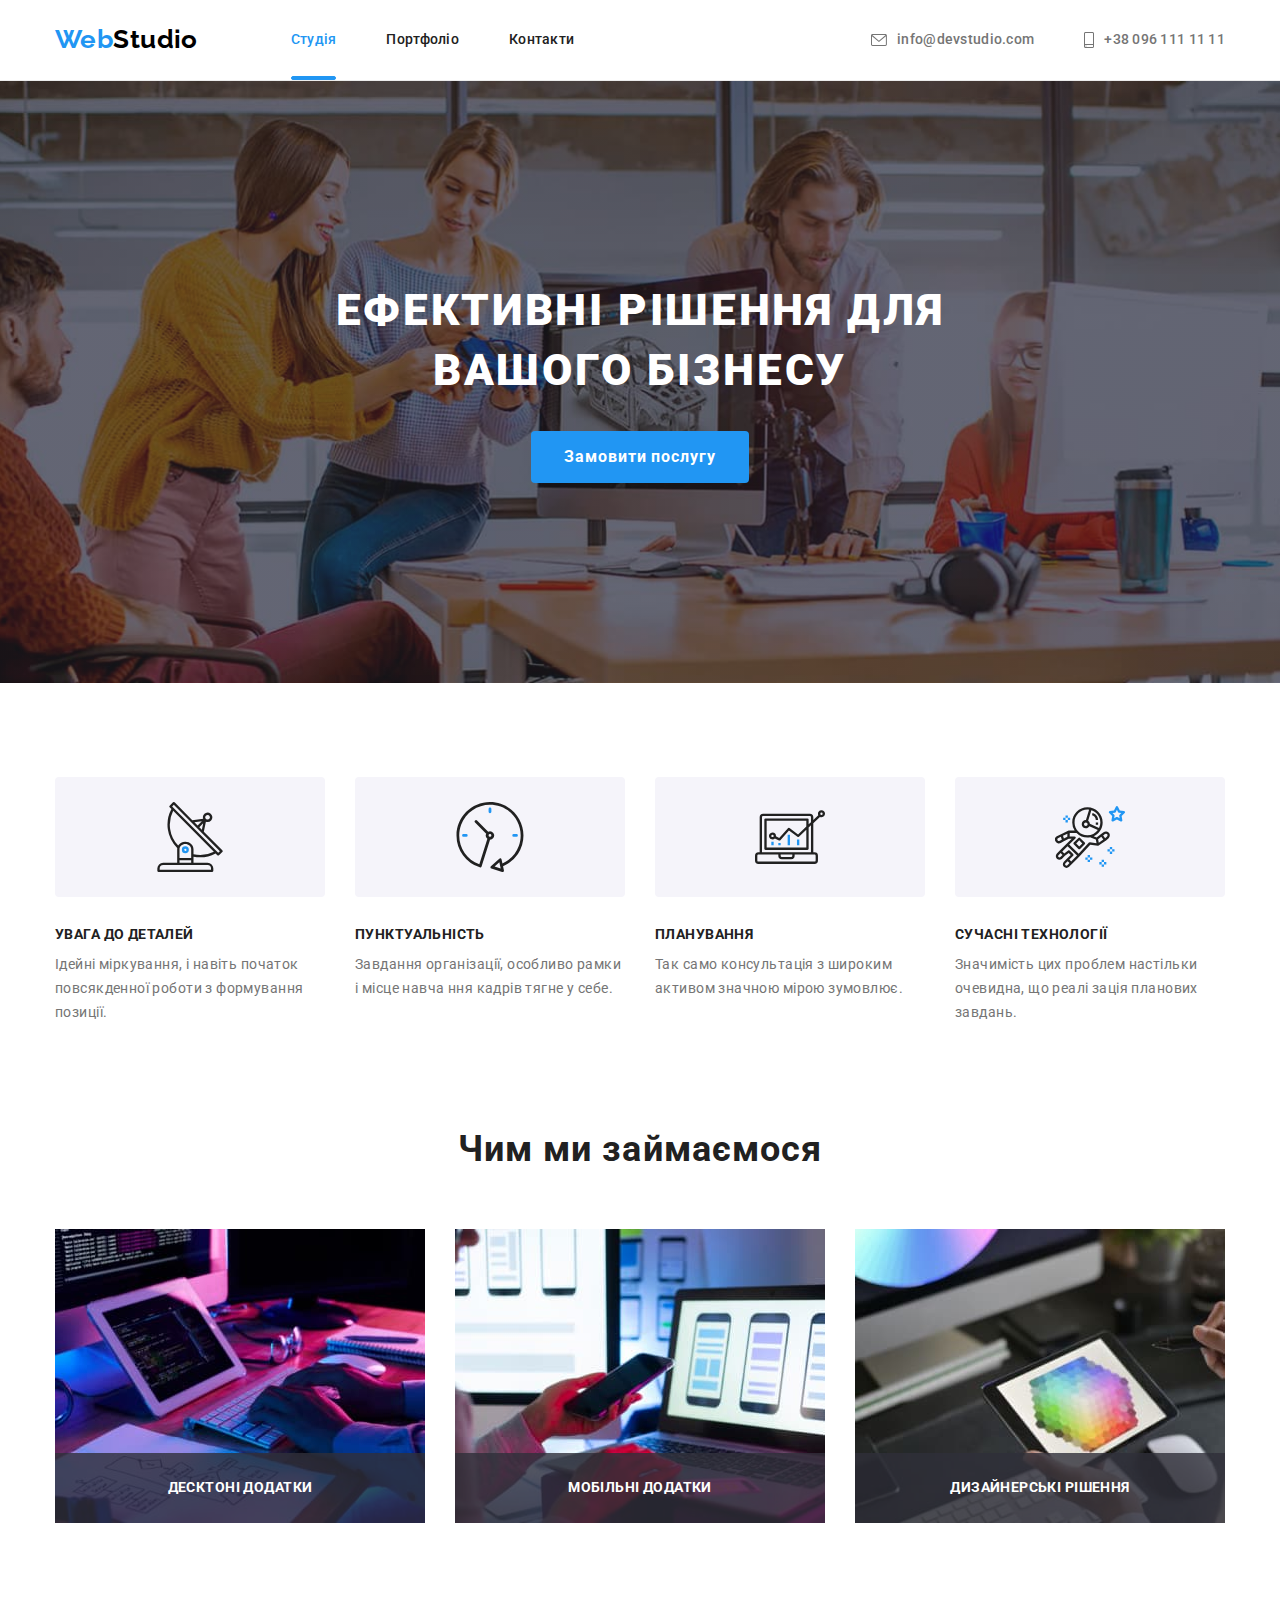
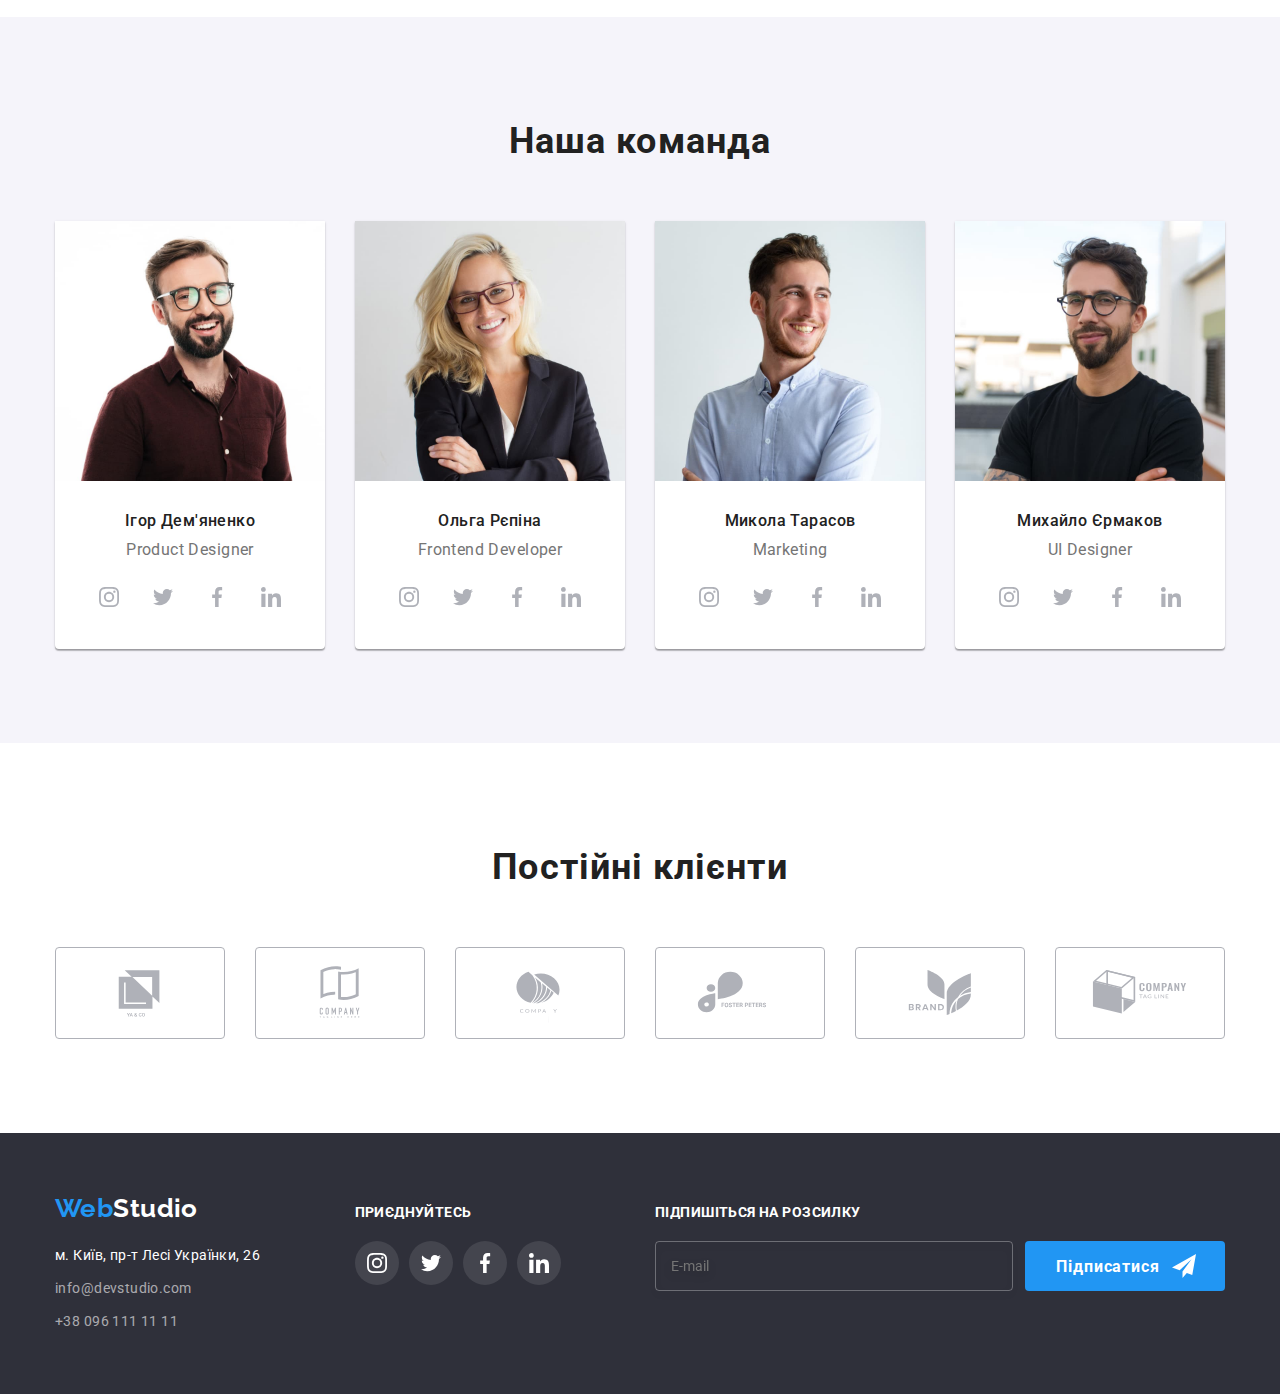
<file: index.html>
<!DOCTYPE html>
<html lang="uk">
  <head>
    <meta charset="UTF-8" />
    <meta http-equiv="X-UA-Compatible" content="IE=edge" />
    <meta name="viewport" content="width=device-width, initial-scale=1.0" />
    <link
      rel="stylesheet"
      href="https://cdn.jsdelivr.net/npm/modern-normalize@1.1.0/modern-normalize.min.css"
    />
    <link rel="preconnect" href="https://fonts.googleapis.com" />
    <link rel="preconnect" href="https://fonts.gstatic.com" crossorigin />
    <link
      href="https://fonts.googleapis.com/css2?family=Raleway:wght@700&family=Roboto:wght@400;500;700;900&display=swap"
      rel="stylesheet"
    />
    <title>WebStudio</title>
    <link rel="stylesheet" href="./css/main.min.css" />
  </head>
  <body>
    <header class="header">
      <div class="container">
        <nav class="menu">
          <a class="logo link" href="./index.html"
            ><span class="logo_accent">Web</span>Studio</a
          >
          <ul class="menu__list list">
            <li class="menu__item list">
              <a class="menu__link menu__link_current link" href="./index.html"
                >Студія</a
              >
            </li>
            <li class="menu__item list">
              <a class="menu__link link" href="./portfolio.html">Портфоліо</a>
            </li>
            <li class="menu__item list">
              <a class="menu__link link" href="">Контакти</a>
            </li>
          </ul>
        </nav>
        <ul class="contacts list">
          <li class="contacts__item list">
            <a class="contacts__link link" href="mailto:info@devstudio.com">
              <svg
                aria-label="Іконка пошти"
                class="contacts__icon"
                width="16"
                height="12"
              >
                <use href="./images/icons.svg#icon-mail"></use>
              </svg>
              info@devstudio.com</a
            >
          </li>
          <li class="contacts__item list">
            <a class="contacts__link link" href="tel:+380961111111">
              <svg
                aria-label="Іконка телефона"
                class="contacts__icon"
                width="10"
                height="16"
              >
                <use href="./images/icons.svg#icon-smartphone"></use></svg
              >+38 096 111 11 11</a
            >
          </li>
        </ul>
      </div>
    </header>
    <main>
      <section class="hero">
        <div class="container">
          <h1 class="hero__title">Ефективні рішення для вашого бізнесу</h1>
          <button class="hero__btn" type="button" data-modal-open>
            Замовити послугу
          </button>
        </div>
      </section>
      <section class="features section">
        <div class="container">
          <h2 class="features__title visually-hidden">Особливості</h2>
          <ul class="features__list list">
            <li class="features__item">
              <div class="features__container">
                <svg aria-label="Іконка антени" class="features__icon">
                  <use href="./images/icons.svg#icon-antenna"></use>
                </svg>
              </div>
              <h3 class="features__sub-title">Увага до деталей</h3>
              <p class="features__text">
                Ідейні міркування, і навіть початок повсякденної роботи з
                формування позиції.
              </p>
            </li>
            <li class="features__item">
              <div class="features__container">
                <svg aria-label="Іконка годинника" class="features__icon">
                  <use href="./images/icons.svg#icon-clock"></use>
                </svg>
              </div>
              <h3 class="features__sub-title">Пунктуальність</h3>
              <p class="features__text">
                Завдання організації, особливо рамки і місце навча ння кадрів
                тягне у себе.
              </p>
            </li>
            <li class="features__item">
              <div class="features__container">
                <svg aria-label="Іконка діаграми" class="features__icon">
                  <use href="./images/icons.svg#icon-diagram"></use>
                </svg>
              </div>
              <h3 class="features__sub-title">Планування</h3>
              <p class="features__text">
                Так само консультація з широким активом значною мірою зумовлює.
              </p>
            </li>
            <li class="features__item">
              <div class="features__container">
                <svg aria-label="Іконка космонавта" class="features__icon">
                  <use href="./images/icons.svg#icon-astronaut"></use>
                </svg>
              </div>
              <h3 class="features__sub-title">Сучасні технології</h3>
              <p class="features__text">
                Значимість цих проблем настільки очевидна, що реалі зація
                планових завдань.
              </p>
            </li>
          </ul>
        </div>
      </section>
      <section class="works section">
        <div class="container">
          <h2 class="section-title section-title_margin_end">
            Чим ми займаємося
          </h2>
          <ul class="works__list list">
            <li class="works__item">
              <div class="works__thumb">
                <img
                  class="works__img"
                  src="./images/box-1.jpg"
                  alt="Написання коду"
                  width="370"
                  height="294"
                />
                <h3 class="works__label">Десктоні додатки</h3>
              </div>
            </li>
            <li class="works__item">
              <div class="works__thumb">
                <img
                  class="works__img"
                  src="./images/box-2.jpg"
                  alt="Перевірка адаптивності"
                  width="370"
                  height="294"
                />
                <h3 class="works__label">Мобільні додатки</h3>
              </div>
            </li>
            <li class="works__item">
              <div class="works__thumb">
                <img
                  class="works__img"
                  src="./images/box-3.jpg"
                  alt="Підбір кольорової гами"
                  width="370"
                  height="294"
                />
                <h3 class="works__label">Дизайнерські рішення</h3>
              </div>
            </li>
          </ul>
        </div>
      </section>
      <section class="team section">
        <div class="container">
          <h2 class="section-title section-title_margin_end">Наша команда</h2>
          <ul class="team__list list">
            <li class="team__item">
              <img
                class="team__img"
                src="./images/team-photo-1.jpg"
                alt="Фото Ігоря Дем'яненка"
                width="270"
                height="260"
              />
              <h3 class="team__title">Ігор Дем'яненко</h3>
              <p class="team__text" lang="en">Product Designer</p>
              <ul class="team__social-list list">
                <li class="team__social-item">
                  <a class="team__social-link link" href=""
                    ><svg
                      lang="en"
                      aria-label="icon instagram"
                      class="team__social-icon"
                      width="20"
                      height="20"
                    >
                      <use href="./images/icons.svg#icon-instagram"></use></svg
                  ></a>
                </li>
                <li class="team__social-item">
                  <a class="team__social-link link" href=""
                    ><svg
                      lang="en"
                      aria-label="icon twitter"
                      class="team__social-icon"
                      width="20"
                      height="20"
                    >
                      <use href="./images/icons.svg#icon-twitter"></use></svg
                  ></a>
                </li>
                <li class="team__social-item">
                  <a class="team__social-link link" href=""
                    ><svg
                      lang="en"
                      aria-label="icon facebook"
                      class="team__social-icon"
                      width="20"
                      height="20"
                    >
                      <use href="./images/icons.svg#icon-facebook"></use></svg
                  ></a>
                </li>
                <li class="team__social-item">
                  <a class="team__social-link link" href=""
                    ><svg
                      lang="en"
                      aria-label="icon linkedin"
                      class="team__social-icon"
                      width="20"
                      height="20"
                    >
                      <use href="./images/icons.svg#icon-linkedin"></use></svg
                  ></a>
                </li>
              </ul>
            </li>
            <li class="team__item">
              <img
                class="team__img"
                src="./images/team-photo-3.jpg"
                alt="Фото Ольги Рєпіної"
                width="270"
                height="260"
              />
              <h3 class="team__title">Ольга Рєпіна</h3>
              <p class="team__text" lang="en">Frontend Developer</p>
              <ul class="team__social-list list">
                <li class="team__social-item">
                  <a class="team__social-link" href=""
                    ><svg
                      lang="en"
                      aria-label="icon instagram"
                      class="team__social-icon"
                      width="20"
                      height="20"
                    >
                      <use href="./images/icons.svg#icon-instagram"></use></svg
                  ></a>
                </li>
                <li class="team__social-item">
                  <a class="team__social-link link" href=""
                    ><svg
                      lang="en"
                      aria-label="icon twitter"
                      class="team__social-icon"
                      width="20"
                      height="20"
                    >
                      <use href="./images/icons.svg#icon-twitter"></use></svg
                  ></a>
                </li>
                <li class="team__social-item">
                  <a class="team__social-link link" href=""
                    ><svg
                      lang="en"
                      aria-label="icon facebook"
                      class="team__social-icon"
                      width="20"
                      height="20"
                    >
                      <use href="./images/icons.svg#icon-facebook"></use></svg
                  ></a>
                </li>
                <li class="team__social-item">
                  <a class="team__social-link link" href=""
                    ><svg
                      lang="en"
                      aria-label="icon linkedin"
                      class="team__social-icon"
                      width="20"
                      height="20"
                    >
                      <use href="./images/icons.svg#icon-linkedin"></use></svg
                  ></a>
                </li>
              </ul>
            </li>
            <li class="team__item">
              <img
                class="team__img"
                src="./images/team-photo-2.jpg"
                alt="Фото Миколи Тарасова"
                width="270"
                height="260"
              />
              <h3 class="team__title">Микола Тарасов</h3>
              <p class="team__text" lang="en">Marketing</p>
              <ul class="team__social-list list">
                <li class="team__social-item">
                  <a class="team__social-link link" href=""
                    ><svg
                      lang="en"
                      aria-label="icon instagram"
                      class="team__social-icon"
                      width="20"
                      height="20"
                    >
                      <use href="./images/icons.svg#icon-instagram"></use></svg
                  ></a>
                </li>
                <li class="team__social-item">
                  <a class="team__social-link link" href=""
                    ><svg
                      lang="en"
                      aria-label="icon twitter"
                      class="team__social-icon"
                      width="20"
                      height="20"
                    >
                      <use href="./images/icons.svg#icon-twitter"></use></svg
                  ></a>
                </li>
                <li class="team__social-item">
                  <a class="team__social-link link" href=""
                    ><svg
                      lang="en"
                      aria-label="icon facebook"
                      class="team__social-icon"
                      width="20"
                      height="20"
                    >
                      <use href="./images/icons.svg#icon-facebook"></use></svg
                  ></a>
                </li>
                <li class="team__social-item">
                  <a class="team__social-link link" href=""
                    ><svg
                      lang="en"
                      aria-label="icon linkedin"
                      class="team__social-icon"
                      width="20"
                      height="20"
                    >
                      <use href="./images/icons.svg#icon-linkedin"></use></svg
                  ></a>
                </li>
              </ul>
            </li>
            <li class="team__item">
              <img
                class="team__img"
                src="./images/team-photo-4.jpg"
                alt="Фото Михайла Єрмакова"
                width="270"
                height="260"
              />
              <h3 class="team__title">Михайло Єрмаков</h3>
              <p class="team__text" lang="en">UI Designer</p>
              <ul class="team__social-list list">
                <li class="team__social-item">
                  <a class="team__social-link" href=""
                    ><svg
                      lang="en"
                      aria-label="icon instagram"
                      class="team__social-icon"
                      width="20"
                      height="20"
                    >
                      <use href="./images/icons.svg#icon-instagram"></use></svg
                  ></a>
                </li>
                <li class="team__social-item">
                  <a class="team__social-link link" href=""
                    ><svg
                      lang="en"
                      aria-label="icon twitter"
                      class="team__social-icon"
                      width="20"
                      height="20"
                    >
                      <use href="./images/icons.svg#icon-twitter"></use></svg
                  ></a>
                </li>
                <li class="team__social-item">
                  <a class="team__social-link link" href=""
                    ><svg
                      lang="en"
                      aria-label="icon facebook"
                      class="team__social-icon"
                      width="20"
                      height="20"
                    >
                      <use href="./images/icons.svg#icon-facebook"></use></svg
                  ></a>
                </li>
                <li class="team__social-item">
                  <a class="team__social-link link" href=""
                    ><svg
                      lang="en"
                      aria-label="icon linkedin"
                      class="team__social-icon"
                      width="20"
                      height="20"
                    >
                      <use href="./images/icons.svg#icon-linkedin"></use></svg
                  ></a>
                </li>
              </ul>
            </li>
          </ul>
        </div>
      </section>
      <section class="customers section">
        <div class="container">
          <h2 class="section-title section-title_margin_end">
            Постійні клієнти
          </h2>
          <ul class="customers__list list">
            <li class="customers__item">
              <a class="customers__link link" href="">
                <svg
                  aria-label="Клієнт 1"
                  class="customers__icon"
                  width="106"
                  height="60"
                >
                  <use href="./images/icons.svg#icon-logo-1"></use>
                </svg>
              </a>
            </li>
            <li class="customers__item">
              <a class="customers__link link" href="">
                <svg
                  aria-label="Клієнт 2"
                  class="customers__icon"
                  width="106"
                  height="60"
                >
                  <use href="./images/icons.svg#icon-logo-2"></use>
                </svg>
              </a>
            </li>
            <li class="customers__item">
              <a class="customers__link link" href="">
                <svg
                  aria-label="Клієнт 3"
                  class="customers__icon"
                  width="106"
                  height="60"
                >
                  <use href="./images/icons.svg#icon-logo-3"></use>
                </svg>
              </a>
            </li>
            <li class="customers__item">
              <a class="customers__link link" href="">
                <svg
                  aria-label="Клієнт 4"
                  class="customers__icon"
                  width="106"
                  height="60"
                >
                  <use href="./images/icons.svg#icon-logo-4"></use>
                </svg>
              </a>
            </li>
            <li class="customers__item">
              <a class="customers__link link" href="">
                <svg
                  aria-label="Клієнт 5"
                  class="customers__icon"
                  width="106"
                  height="60"
                >
                  <use href="./images/icons.svg#icon-logo-5"></use>
                </svg>
              </a>
            </li>
            <li class="customers__item">
              <a class="customers__link link" href="">
                <svg
                  aria-label="Клієнт 6"
                  class="customers__icon"
                  width="106"
                  height="60"
                >
                  <use href="./images/icons.svg#icon-logo-6"></use>
                </svg>
              </a>
            </li>
          </ul>
        </div>
      </section>
    </main>
    <footer class="footer">
      <div class="container footer-container">
        <div class="footer-column">
          <a class="logo footer-logo link" href="./index.html">
            <span class="logo_accent">Web</span>Studio</a
          >
          <address class="address">
            <ul class="address__list list">
              <li class="address__item">
                <a class="address__link link" href=""
                  >м. Київ, пр-т Лесі Українки, 26</a
                >
              </li>
              <li class="address__item">
                <a
                  class="address__link_address_font link"
                  href="mailto:info@devstudio.com"
                  >info@devstudio.com</a
                >
              </li>
              <li class="address__item">
                <a
                  class="address__link_address_font link"
                  href="tel:+380961111111"
                  >+38 096 111 11 11</a
                >
              </li>
            </ul>
          </address>
        </div>
        <div class="footer-column">
          <h3 class="column__title">Приєднуйтесь</h3>
          <ul class="join list">
            <li class="join__item">
              <a class="join__link link" href="">
                <svg
                  leng="en"
                  aria-label="icon instagram"
                  class="join__icon"
                  width="20"
                  height="20"
                >
                  <use href="./images/icons.svg#icon-instagram"></use>
                </svg>
              </a>
            </li>
            <li class="join__item">
              <a class="join__link link" href=""
                ><svg
                  leng="en"
                  aria-label="icon twitter"
                  class="join__icon"
                  width="20"
                  height="20"
                >
                  <use href="./images/icons.svg#icon-twitter"></use></svg
              ></a>
            </li>
            <li class="join__item">
              <a class="join__link link" href="">
                <svg
                  leng="en"
                  aria-label="icon facebook"
                  class="join__icon"
                  width="20"
                  height="20"
                >
                  <use href="./images/icons.svg#icon-facebook"></use></svg
              ></a>
            </li>
            <li class="join__item">
              <a class="join__link link" href=""
                ><svg
                  leng="en"
                  aria-label="icon linkedin"
                  class="join__icon"
                  width="20"
                  height="20"
                >
                  <use href="./images/icons.svg#icon-linkedin"></use></svg
              ></a>
            </li>
          </ul>
        </div>
        <div class="footer-column">
          <h3 class="column__title">Підпишіться на розсилку</h3>
          <form class="subscription-form" action="#">
            <input
              class="subscription-form__email"
              type="email"
              name="email"
              placeholder="E-mail"
              required
            />
            <button class="subscription-form__btn" type="submit">
              Підписатися
              <svg
                leng="en"
                aria-label="icon send email"
                class="subscription-form__icon"
                width="24"
                height="24"
              >
                <use href="./images/icons.svg#icon-send"></use>
              </svg>
            </button>
          </form>
        </div>
      </div>
    </footer>
    <!-- Backdrop is-hidden -->
    <div class="backdrop is-hidden" data-modal>
      <div class="modal">
        <button class="btn-close-modal" type="button">
          <svg
            aria-label="icon close"
            class="btn-close-modal__icon"
            width="18"
            height="18"
            data-modal-close
          >
            <use href="./images/icons.svg#icon-close"></use>
          </svg>
        </button>
        <!-- <p class="modal-form__title">Залиште свої дані, ми вам передзвонимо</p> -->
        <form class="modal-form">
          <p class="modal-form__title">
            Залиште свої дані, ми вам передзвонимо
          </p>
          <label class="modal-form__desc" for="user-name">Ім'я</label>
          <div class="input-container-name">
            <input
              class="modal-form-input"
              type="text"
              name="user-name"
              id="user-name"
              required
            />
            <svg class="form-icon" width="18" height="18">
              <use href="./images/icons.svg#icon-person"></use>
            </svg>
          </div>

          <label class="modal-form__desc" for="telephone">Телефон</label>
          <div class="input-container-tel">
            <input
              class="modal-form-input"
              type="tel"
              name="telephone"
              id="telephone"
              required
            />
            <svg class="form-icon" width="18" height="18">
              <use class="icon" href="./images/icons.svg#icon-phone"></use>
            </svg>
          </div>

          <label class="modal-form__desc" for="mail">Пошта</label>
          <div class="input-container-mail">
            <input
              class="modal-form-input"
              type="email"
              name="mail"
              id="mail"
            />
            <svg class="form-icon" width="18" height="18">
              <use href="./images/icons.svg#icon-email-black"></use>
            </svg>
          </div>

          <label class="modal-form__desc" for="comments">Коментар</label>
          <textarea
            class="modal-form__comment"
            name="comments"
            id="comments"
            cols="30"
            rows="10"
            placeholder="Введіть текст"
          ></textarea>

          <div class="modal-form__license">
            <input
              class="modal-form__checkbox visually-hidden"
              type="checkbox"
              id="check-license"
              name="check-license"
              required
            />

            <label class="modal-form__license-check" for="check-license">
              <svg class="modal-form__icon" width="16" height="15">
                <use
                  class="modal-form__icon-active"
                  href="./images/icons.svg#icon-checkbox-active"
                ></use>
              </svg>
              &nbspПогоджуюся з розсилкою та приймаю&nbsp
              <a href="" class="modal-form__license-link"
                >Умови договору</a
              ></label
            >
          </div>
          <button class="modal-btn" type="submit">Відправити</button>
        </form>
      </div>
    </div>
    <script src="./js/modal.js"></script>
  </body>
</html>
</file>
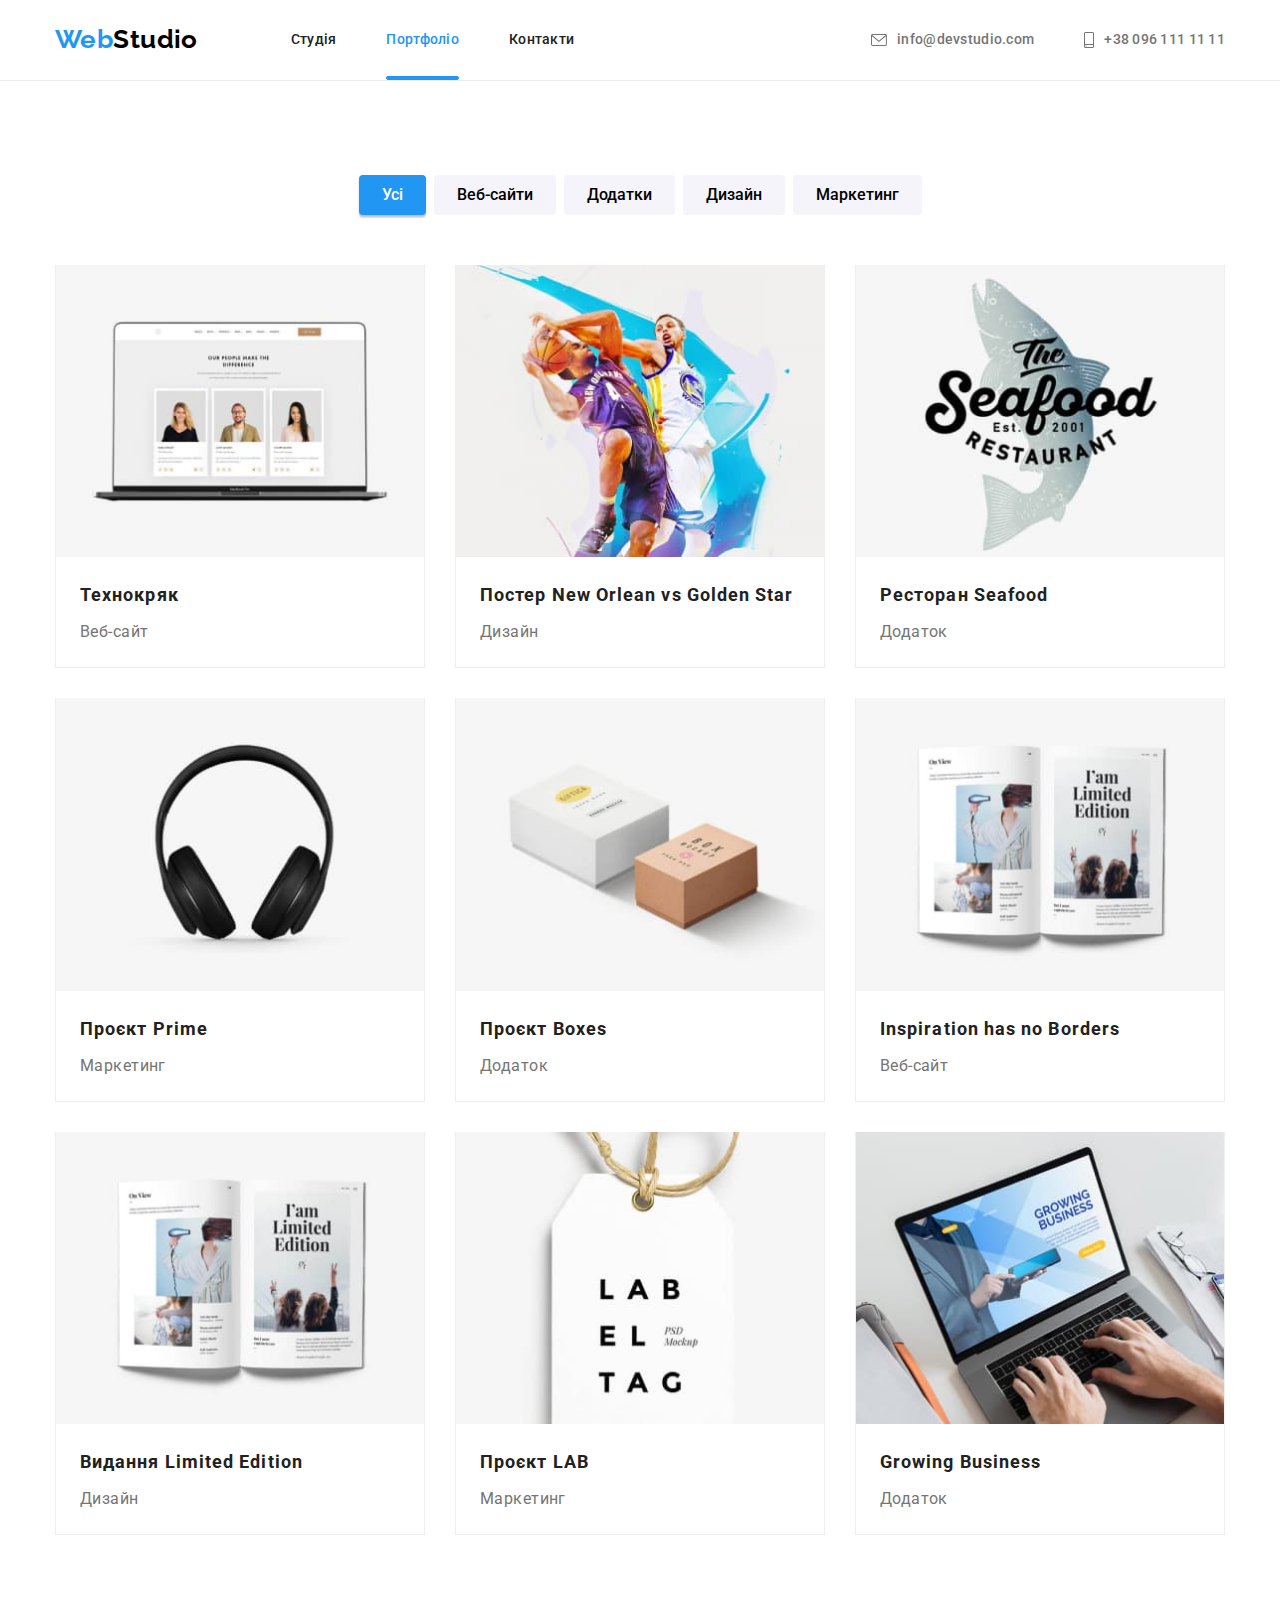
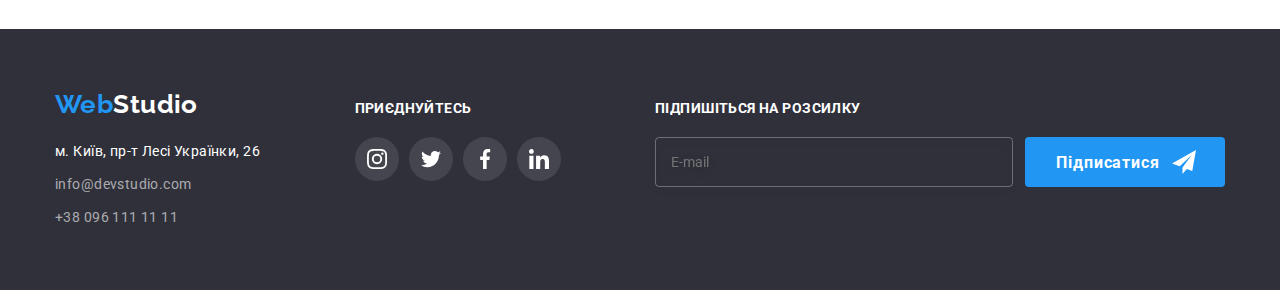
<file: portfolio.html>
<!DOCTYPE html>
<html lang="uk">
  <head>
    <meta charset="UTF-8" />
    <meta http-equiv="X-UA-Compatible" content="IE=edge" />
    <meta name="viewport" content="width=device-width, initial-scale=1.0" />
    <link
      rel="stylesheet"
      href="https://cdn.jsdelivr.net/npm/modern-normalize@1.1.0/modern-normalize.min.css"
    />
    <link rel="preconnect" href="https://fonts.googleapis.com" />
    <link rel="preconnect" href="https://fonts.gstatic.com" crossorigin />
    <link
      href="https://fonts.googleapis.com/css2?family=Raleway:wght@700&family=Roboto:wght@400;500;700;900&display=swap"
      rel="stylesheet"
    />
    <title>WebStudio - Портфоліо</title>
    <link rel="stylesheet" href="./css/main.min.css" />
  </head>
  <body>
    <header class="header">
      <div class="container">
        <nav class="menu">
          <a class="logo link" href="./index.html"
            ><span class="logo_accent">Web</span>Studio</a
          >
          <ul class="menu__list list">
            <li class="menu__item list">
              <a class="menu__link link" href="./index.html">Студія</a>
            </li>
            <li class="menu__item list">
              <a
                class="menu__link link menu__link_current"
                href="./portfolio.html"
                >Портфоліо</a
              >
            </li>
            <li class="menu__item list">
              <a class="menu__link link" href="">Контакти</a>
            </li>
          </ul>
        </nav>
        <ul class="contacts list">
          <li class="contacts__item list">
            <a class="contacts__link link" href="mailto:info@devstudio.com">
              <svg
                aria-label="Іконка пошти"
                class="contacts__icon"
                width="16"
                height="12"
              >
                <use href="./images/icons.svg#icon-mail"></use>
              </svg>
              info@devstudio.com</a
            >
          </li>
          <li class="contacts__item list">
            <a class="contacts__link link list" href="tel:+380961111111">
              <svg
                aria-label="Іконка телефона"
                class="contacts__icon"
                width="10"
                height="16"
              >
                <use href="./images/icons.svg#icon-smartphone"></use></svg
              >+38 096 111 11 11</a
            >
          </li>
        </ul>
      </div>
    </header>
    <main class="">
      <section class="portfolio section">
        <div class="container">
          <h1 class="portfolio-title visually-hidden">Портфоліо</h1>
          <ul class="filter list">
            <li class="filter-item">
              <button class="filter-btn btn accent-btn" type="button">
                Усі
              </button>
            </li>
            <li class="filter-item">
              <button class="filter-btn btn" type="button">Веб-сайти</button>
            </li>
            <li class="filter-item">
              <button class="filter-btn btn" type="button">Додатки</button>
            </li>
            <li class="filter-item">
              <button class="filter-btn btn" type="button">Дизайн</button>
            </li>
            <li class="filter-item">
              <button class="filter-btn btn" type="button">Маркетинг</button>
            </li>
          </ul>

          <ul class="projects list">
            <li class="projects-item">
              <a class="projects-item-link link" href="">
                <div class="projects-item-wrapper">
                  <img
                    class="projects-img"
                    src="./images/portfolio-img-1.jpg"
                    alt="Технокряк"
                    width="370"
                  />
                  <p class="overlay">
                    Ресурс пропонує комплексні пропозиції з різним рівнем
                    функціоналу та сервісів. Все це дозволить відвідувачу
                    отримати вичерпні відомості про компанію чи приватну особу.
                  </p>
                </div>
                <div class="title-container">
                  <h2 class="projects-title">Технокряк</h2>
                  <p class="projects-text">Веб-сайт</p>
                </div></a
              >
            </li>
            <li class="projects-item">
              <a class="projects-item-link link" href="">
                <div class="projects-item-wrapper">
                  <img
                    class="projects-img"
                    src="./images/portfolio-img-2.jpg"
                    alt="Постер New Orlean vs Golden Star"
                    width="370"
                  />
                  <p class="overlay">
                    Ресурс пропонує комплексні пропозиції з різним рівнем
                    функціоналу та сервісів. Все це дозволить відвідувачу
                    отримати вичерпні відомості про компанію чи приватну особу.
                  </p>
                </div>
                <div class="title-container">
                  <h2 class="projects-title">
                    Постер New Orlean vs Golden Star
                  </h2>
                  <p class="projects-text">Дизайн</p>
                </div>
              </a>
            </li>
            <li class="projects-item">
              <a class="projects-item-link link" href="">
                <div class="projects-item-wrapper">
                  <img
                    class="projects-img"
                    src="./images/portfolio-img-3.jpg"
                    alt="Ресторан Seafood"
                    width="370"
                  />
                  <p class="overlay">
                    Ресурс пропонує комплексні пропозиції з різним рівнем
                    функціоналу та сервісів. Все це дозволить відвідувачу
                    отримати вичерпні відомості про компанію чи приватну особу.
                  </p>
                </div>
                <div class="title-container">
                  <h2 class="projects-title">Ресторан Seafood</h2>
                  <p class="projects-text">Додаток</p>
                </div></a
              >
            </li>
            <li class="projects-item">
              <a class="projects-item-link link" href="">
                <div class="projects-item-wrapper">
                  <img
                    class="projects-img"
                    src="./images/portfolio-img-4.jpg"
                    alt="Проєкт Prime"
                    width="370"
                  />
                  <p class="overlay">
                    Ресурс пропонує комплексні пропозиції з різним рівнем
                    функціоналу та сервісів. Все це дозволить відвідувачу
                    отримати вичерпні відомості про компанію чи приватну особу.
                  </p>
                </div>
                <div class="title-container">
                  <h2 class="projects-title">Проєкт Prime</h2>
                  <p class="projects-text">Маркетинг</p>
                </div></a
              >
            </li>
            <li class="projects-item">
              <a class="projects-item-link link" href="">
                <div class="projects-item-wrapper">
                  <img
                    class="projects-img"
                    src="./images/portfolio-img-5.jpg"
                    alt="Проєкт Boxes"
                    width="370"
                  />
                  <p class="overlay">
                    Ресурс пропонує комплексні пропозиції з різним рівнем
                    функціоналу та сервісів. Все це дозволить відвідувачу
                    отримати вичерпні відомості про компанію чи приватну особу.
                  </p>
                </div>
                <div class="title-container">
                  <h2 class="projects-title">Проєкт Boxes</h2>
                  <p class="projects-text">Додаток</p>
                </div></a
              >
            </li>
            <li class="projects-item">
              <a class="projects-item-link link" href=""
                ><div class="projects-item-wrapper">
                  <img
                    class="projects-img"
                    src="./images/portfolio-img-6.jpg"
                    alt="Inspiration has no Borders"
                    width="370"
                  />
                  <p class="overlay">
                    Ресурс пропонує комплексні пропозиції з різним рівнем
                    функціоналу та сервісів. Все це дозволить відвідувачу
                    отримати вичерпні відомості про компанію чи приватну особу.
                  </p>
                </div>
                <div class="title-container">
                  <h2 class="projects-title">Inspiration has no Borders</h2>
                  <p class="projects-text">Веб-сайт</p>
                </div></a
              >
            </li>
            <li class="projects-item">
              <a class="projects-item-link link" href="">
                <div class="projects-item-wrapper">
                  <img
                    class="projects-img"
                    src="./images/portfolio-img-7.jpg"
                    alt="Видання Limited Edition"
                  />
                  <p class="overlay">
                    Ресурс пропонує комплексні пропозиції з різним рівнем
                    функціоналу та сервісів. Все це дозволить відвідувачу
                    отримати вичерпні відомості про компанію чи приватну особу.
                  </p>
                </div>
                <div class="title-container">
                  <h2 class="projects-title">Видання Limited Edition</h2>
                  <p class="projects-text">Дизайн</p>
                </div></a
              >
            </li>
            <li class="projects-item">
              <a class="projects-item-link link" href="">
                <div class="projects-item-wrapper">
                  <img
                    class="projects-img"
                    src="./images/portfolio-img-8.jpg"
                    alt="Проєкт LAB"
                    width="370"
                  />
                  <p class="overlay">
                    Ресурс пропонує комплексні пропозиції з різним рівнем
                    функціоналу та сервісів. Все це дозволить відвідувачу
                    отримати вичерпні відомості про компанію чи приватну особу.
                  </p>
                </div>
                <div class="title-container">
                  <h2 class="projects-title">Проєкт LAB</h2>
                  <p class="projects-text">Маркетинг</p>
                </div></a
              >
            </li>
            <li class="projects-item">
              <a class="projects-item-link link" href=""
                ><div class="projects-item-wrapper">
                  <img
                    class="projects-img"
                    src="./images/portfolio-img-9.jpg"
                    alt="Growing Business"
                    width="370"
                  />
                  <p class="overlay">
                    Ресурс пропонує комплексні пропозиції з різним рівнем
                    функціоналу та сервісів. Все це дозволить відвідувачу
                    отримати вичерпні відомості про компанію чи приватну особу.
                  </p>
                </div>
                <div class="title-container">
                  <h2 class="projects-title">Growing Business</h2>
                  <p class="projects-text">Додаток</p>
                </div></a
              >
            </li>
          </ul>
        </div>
      </section>
    </main>
    <footer class="footer">
      <div class="container footer-container">
        <div class="footer-column">
          <a class="footer-logo link" href="./index.html">
            <span class="logo_accent">Web</span>Studio</a
          >
          <address class="address">
            <ul class="address__list list">
              <li class="address__item">
                <a class="address__link link" href=""
                  >м. Київ, пр-т Лесі Українки, 26</a
                >
              </li>
              <li class="address__item">
                <a
                  class="address__link_address_font link"
                  href="mailto:info@devstudio.com"
                  >info@devstudio.com</a
                >
              </li>
              <li class="address__item">
                <a
                  class="address__link_address_font link"
                  href="tel:+380961111111"
                  >+38 096 111 11 11</a
                >
              </li>
            </ul>
          </address>
        </div>
        <div class="footer-column">
          <h3 class="column__title">Приєднуйтесь</h3>
          <ul class="join list">
            <li class="join__item">
              <a class="join__link link" href="">
                <svg
                  leng="en"
                  aria-label="icon instagram"
                  class="join__icon"
                  width="20"
                  height="20"
                >
                  <use href="./images/icons.svg#icon-instagram"></use>
                </svg>
              </a>
            </li>
            <li class="join__item">
              <a class="join__link link" href=""
                ><svg
                  leng="en"
                  aria-label="icon twitter"
                  class="join__icon"
                  width="20"
                  height="20"
                >
                  <use href="./images/icons.svg#icon-twitter"></use></svg
              ></a>
            </li>
            <li class="join__item">
              <a class="join__link link" href="">
                <svg
                  leng="en"
                  aria-label="icon facebook"
                  class="join__icon"
                  width="20"
                  height="20"
                >
                  <use href="./images/icons.svg#icon-facebook"></use></svg
              ></a>
            </li>
            <li class="join__item">
              <a class="join__link link" href=""
                ><svg
                  leng="en"
                  aria-label="icon linkedin"
                  class="join__icon"
                  width="20"
                  height="20"
                >
                  <use href="./images/icons.svg#icon-linkedin"></use></svg
              ></a>
            </li>
          </ul>
        </div>
        <div class="footer-column">
          <h3 class="column__title subscription-title">
            Підпишіться на розсилку
          </h3>
          <form class="subscription-form" action="#">
            <input
              class="subscription-form__email"
              type="email"
              name="email"
              placeholder="E-mail"
              required
            />
            <button class="subscription-form__btn" type="submit">
              Підписатися
              <svg
                leng="en"
                aria-label="icon send email"
                class="subscription-form__icon"
                width="24"
                height="24"
              >
                <use href="./images/icons.svg#icon-send"></use>
              </svg>
            </button>
          </form>
        </div>
      </div>
    </footer>
  </body>
</html>
</file>
<file: css/main.min.css>
:root{--accent-color: #2196f3;--main-color-page: #212121;--second-color-page: #757575;--color-text-light-threme: #000000;--color-text-dark-threme: #ffffff;--color-btn-filter-hover: #ffffff;--footer-address-text-color: rgba(255, 255, 255, 0.6);--placeholder-color: rgba(117, 117, 117, 0.5);--modal-form-color-border: rgba(33, 33, 33, 0.2);--backround-color-light: #ffffff;--backround-color-dark: #2f303a;--background-color-section-team: #f5f4fa;--background-color-btn-filter: #f5f4fa;--button-active: #188ce8;--header-border-color: #ececec;--border-color-projects-item: #eeeeee;--customers-text-color: #afb1b8;--social-link-color: #afb1b8;--duration-and-timing-function: 250ms cubic-bezier(0.4, 0, 0.2, 1)}.visually-hidden{position:absolute;white-space:nowrap;width:1px;height:1px;overflow:hidden;border:0;padding:0;clip:rect(0 0 0 0);clip-path:inset(50%);margin:-1px}.is-hidden{visibility:hidden;opacity:0;pointer-events:none;transform:translate(0%, -50%)}body{font-family:"Roboto",sans-serif;color:var(--main-color-page);font-size:14px;letter-spacing:.03em}h1,h2,h3,h4,h5,h6,p{margin-top:0;margin-bottom:0}ol,ul{margin-top:0;margin-bottom:0;padding-left:0}button{cursor:pointer}img{display:block}.link{text-decoration:none}.list{list-style:none}.header,.features,.works,.team__item,.portfolio{background-color:var(--backround-color-light)}.hero,.footer{background-color:var(--backround-color-dark)}.section-title{font-size:36px;line-height:1.67;text-align:center;letter-spacing:.03em}.section{padding-top:94px;padding-bottom:94px}.container{width:1200px;margin-left:auto;margin-right:auto;padding-left:15px;padding-right:15px}.backdrop{position:fixed;top:0;left:0;z-index:100;width:100%;height:100%;background-color:rgba(0,0,0,.2);transition:opacity var(--duration-and-timing-function),transform var(--duration-and-timing-function),visibility var(--duration-and-timing-function)}.modal{position:absolute;top:50%;left:50%;transform:translate(-50%, -50%);width:528px;padding:40px;background-color:var(--backround-color-light)}.btn-close-modal{position:absolute;top:8px;right:8px;width:30px;height:30px;display:flex;align-items:center;justify-content:center;background-color:rgba(0,0,0,0);border:1px solid rgba(0,0,0,.1);border-radius:50%;transition:fill var(--duration-and-timing-function)}.btn-close-modal:hover,.btn-close-modal:focus{fill:var(--accent-color)}.modal-form__title{font-weight:700;font-size:20px;line-height:1.15;text-align:center;letter-spacing:.03em;margin-bottom:12px}.modal-form{display:flex;flex-direction:column}.modal-form__desc{font-size:12px;line-height:1.16;letter-spacing:.01em;color:var(--second-color-page);margin-bottom:4px}.modal-form-input{width:100%;height:40px;border:1px solid var(--modal-form-color-border);border-radius:4px;padding:12px 12px 12px 42px;transition:border var(--duration-and-timing-function)}.modal-form-input:focus{outline:none;border:1px solid var(--accent-color);transition:border var(--duration-and-timing-function)}.input-container-name,.input-container-tel,.input-container-mail{position:relative;margin-bottom:10px}.form-icon{position:absolute;top:50%;transform:translateY(-50%);left:12px;transition:fill var(--duration-and-timing-function)}.modal-form-input:focus~.form-icon{fill:var(--accent-color)}.modal-form__comment{width:100%;height:120px;resize:none;border:1px solid var(--modal-form-color-border);border-radius:4px;padding:12px 16px;margin-bottom:20px}.modal-form__comment::placeholder{font-size:12px;line-height:1.17;letter-spacing:.01em;color:var(--placeholder-color)}.modal-form__comment:focus{outline:none;border:1px solid var(--accent-color);transition:border var(--duration-and-timing-function)}.modal-btn{width:200px;height:50px;padding-left:32px;padding-right:32px;padding-top:10px;padding-bottom:10px;font-weight:700;font-size:16px;line-height:1.88;letter-spacing:.06em;align-self:center;color:var(--color-text-dark-threme);background-color:var(--accent-color);cursor:pointer;border:1px solid rgba(0,0,0,0);border-radius:4px;box-shadow:0px 1px 3px rgba(0,0,0,.12),0px 1px 1px rgba(0,0,0,.14),0px 2px 1px rgba(0,0,0,.2);transition:background-color var(--duration-and-timing-function),box-shadow var(--duration-and-timing-function)}.modal-btn:hover{background-color:var(--button-active);box-shadow:0px 4px 4px rgba(0,0,0,.15)}.modal-form__license{margin-bottom:30px;margin-right:auto;margin-left:auto}.modal-form__icon{width:16px;height:15px;border:2px solid var(--main-color-page);border-radius:2px;cursor:pointer;transition:backround-color var(--duration-and-timing-function)}.modal-form__checkbox:checked+.modal-form__license-check>.modal-form__icon{background-color:var(--accent-color);border-color:var(--accent-color);fill:var(--color-text-dark-threme)}.modal-form__checkbox:focus+.modal-form__license-check>.modal-form__icon{box-shadow:0 0 0 2px var(--accent-color)}.modal-form__icon-active{display:none}.modal-form__license-check{display:inline-flex;align-items:center;font-size:14px;line-height:1.71;letter-spacing:.03em;color:var(--second-color-page)}.modal-form__checkbox:checked+.modal-form__license-check>.modal-form__icon .modal-form__icon-active{display:block}.modal-form__license-link{color:var(--accent-color)}.header>.container{display:flex}.header{border-bottom:1px solid var(--header-border-color)}.logo{font-family:"Raleway",sans-serif;font-weight:700;font-size:26px;line-height:1.2;color:var(--color-text-light-threme)}.logo_accent{color:var(--accent-color)}.menu{display:flex;align-items:center}.menu__list{display:flex;align-items:center;gap:50px;margin-left:93px}.menu__link{display:block;font-weight:500;line-height:1.14;letter-spacing:.02em;color:inherit;padding-top:32px;padding-bottom:32px;transition:color var(--duration-and-timing-function)}.menu__link:hover,.menu__link:focus{color:var(--accent-color)}.menu__link_current{position:relative;color:var(--accent-color)}.menu__link_current::after{position:absolute;bottom:0;right:0;display:block;content:"";width:100%;height:4px;background-color:var(--accent-color);border:1px solid var(--accent-color);border-radius:2px}.contacts{display:flex;align-items:center;gap:50px;margin-left:auto}.contacts__link{display:flex;align-items:center;font-family:"Roboto";font-weight:500;line-height:1.14;letter-spacing:.02em;color:var(--second-color-page);padding-top:32px;padding-bottom:32px;transition:color var(--duration-and-timing-function)}.contacts__link:hover,.contacts__link:focus{color:var(--accent-color)}.contacts__icon{margin-right:10px;fill:currentColor}.contacts__item{display:flex;align-items:center}.hero{padding-top:200px;padding-bottom:200px;text-align:center;margin-left:auto;margin-right:auto;max-width:1600px;min-height:600px;background-image:linear-gradient(rgba(47, 48, 58, 0.4), rgba(47, 48, 58, 0.4)),url("../images/hero.jpg");background-size:cover;background-repeat:no-repeat;background-position:center}.hero__title{max-width:696px;margin-left:auto;margin-right:auto;margin-bottom:30px;font-weight:900;font-size:44px;line-height:1.36;letter-spacing:.06em;text-transform:uppercase;color:var(--color-text-dark-threme)}.hero__btn{padding-left:32px;padding-right:32px;padding-top:10px;padding-bottom:10px;font-weight:700;font-size:16px;line-height:1.88;letter-spacing:.06em;color:var(--color-text-dark-threme);background-color:var(--accent-color);cursor:pointer;border:1px solid rgba(0,0,0,0);border-radius:4px;transition:background-color var(--duration-and-timing-function),box-shadow var(--duration-and-timing-function)}.hero__btn:hover,.hero__btn:focus{background-color:var(--button-active);box-shadow:0px 4px 4px rgba(0,0,0,.15)}.features__list{display:flex;gap:30px}.features__sub-title{font-weight:700;font-size:inherit;line-height:1.14;text-transform:uppercase;margin-bottom:10px;padding-top:30px}.features__text{line-height:1.71;color:var(--second-color-page)}.features__item{flex-basis:calc((100% - 90px)/4)}.features.section{padding-bottom:0}.features__icon{display:block;width:70px;height:70px}.features__container{display:flex;height:120px;align-items:center;justify-content:center;border-radius:4px;background-color:var(--background-color-section-team)}.section-title_margin_end{margin-bottom:50px}.works__list{display:flex;gap:30px}.works__item{flex-basis:calc((100% - 60px)/3)}.works__thumb{position:relative}.works__thumb>.works__label{position:absolute;bottom:0;right:0;width:100%;height:70px;display:flex;align-items:center;justify-content:center;background-color:rgba(47,48,58,.8);font-size:14px;line-height:1.14;letter-spacing:.03em;text-transform:uppercase;color:var(--color-text-dark-threme)}.team{background-color:var(--background-color-section-team)}.team__list{display:flex;gap:30px}.team__item{padding-bottom:30px;border-radius:0px 0px 4px 4px;flex-basis:calc((100% - 90px)/4);box-shadow:0px 1px 3px rgba(0,0,0,.12),0px 1px 1px rgba(0,0,0,.14),0px 2px 1px rgba(0,0,0,.2)}.team__title{font-weight:500;font-size:16px;line-height:1.19;text-align:center;margin-bottom:10px;padding-top:30px}.team__text{font-size:16px;line-height:1.19;text-align:center;color:var(--second-color-page);margin-bottom:16px}.team__social-list{display:flex;justify-content:center;column-gap:10px;color:var(--social-link-color)}.team__social-link{display:flex;justify-content:center;align-items:center;width:44px;height:44px;border-radius:50%;color:var(--social-list__link-color);transition:color var(--duration-and-timing-function),background-color var(--duration-and-timing-function)}.team__social-link:hover,.team__social-link:focus{color:var(--color-text-dark-threme);background-color:var(--accent-color)}.team__social-icon{fill:currentColor}.customers-title{margin-bottom:50px;letter-spacing:.03em;color:var(--main-color-page)}.customers__list{display:flex;justify-content:center;align-items:center;gap:30px}.customers__item{flex-basis:calc((100% - 150px)/6)}.customers__link{display:flex;align-items:center;justify-content:center;height:92px;border:1px solid var(--customers-text-color);color:var(--customers-text-color);border-radius:4px;transition:color var(--duration-and-timing-function),border-color var(--duration-and-timing-function)}.customers__link:hover,.customers__link:focus{color:var(--accent-color);border-color:var(--accent-color)}.customers__icon{fill:currentColor}.footer{padding-top:60px;padding-bottom:60px}.footer-logo{display:block;font-family:"Raleway";font-weight:700;font-size:26px;line-height:1.19;color:var(--color-text-dark-threme);margin-bottom:20px}.address__link{font-family:inherit;font-style:normal;line-height:1.71;color:var(--color-text-dark-threme)}.address__link_address_font{font-family:inherit;font-style:normal;line-height:1.71;color:var(--footer-address-text-color);transition:color var(--duration-and-timing-function)}.address__link_address_font:hover,.address__link_address_font:focus{color:var(--accent-color)}.address__item:not(:last-child){margin-bottom:9px}.footer-container{display:flex;justify-content:space-between;align-items:baseline}.footer-list{display:flex;align-items:baseline;column-gap:70px}.footer-column>.column__title{font-size:14px;line-height:1.14;letter-spacing:.03em;text-transform:uppercase;color:var(--color-text-dark-threme);margin-bottom:20px}.join{display:flex;column-gap:10px}.join__link{display:flex;justify-content:center;align-items:center;width:44px;height:44px;color:var(--color-text-dark-threme);background-color:rgba(255,255,255,.1);border-radius:50%;transition:background-color var(--duration-and-timing-function)}.join__link:hover,.join__link:focus{background-color:var(--accent-color)}.join__icon{fill:currentColor}.subscription-form{display:flex}.subscription-form__email{width:358px;height:50px;background-color:inherit;border:1px solid rgba(255,255,255,.3);filter:drop-shadow(0px 4px 4px rgba(0, 0, 0, 0.15));border-radius:4px;padding:16px 15px;color:var(--color-text-dark-threme);margin-right:12px}.subscription-form__btn{position:relative;width:200px;height:50px;padding-left:28px;padding-right:62px;padding-top:10px;padding-bottom:10px;font-weight:700;font-size:16px;line-height:1.88;letter-spacing:.06em;color:var(--color-text-dark-threme);background-color:var(--accent-color);cursor:pointer;border:1px solid rgba(0,0,0,0);border-radius:4px;transition:background-color var(--duration-and-timing-function),box-shadow var(--duration-and-timing-function)}.subscription-form__btn:hover,.subscription-form__btn:focus{background-color:var(--button-active);box-shadow:0px 1px 3px rgba(0,0,0,.12),0px 1px 1px rgba(0,0,0,.14),0px 2px 1px rgba(0,0,0,.2)}.subscription-form__icon{position:absolute;top:50%;transform:translateY(-50%);right:28px;fill:currentColor}.filter{display:flex;gap:8px;justify-content:center;margin-bottom:50px}.filter-btn{font-family:inherit;font-weight:500;font-size:16px;line-height:1.62;padding-top:6px;padding-bottom:6px;padding-left:22px;padding-right:22px;border:1px solid rgba(0,0,0,0);border-radius:4px;background-color:var(--background-color-btn-filter);transition:color var(--duration-and-timing-function),background-color var(--duration-and-timing-function),box-shadow var(--duration-and-timing-function)}.filter-btn:hover,.filter-btn:focus{color:var(--color-btn-filter-hover);background-color:var(--accent-color);box-shadow:0px 3px 1px rgba(0,0,0,.1),0px 1px 2px rgba(0,0,0,.08),0px 2px 2px rgba(0,0,0,.12)}.accent-btn{color:var(--color-btn-filter-hover);background-color:var(--accent-color);box-shadow:0px 3px 1px rgba(0,0,0,.1),0px 1px 2px rgba(0,0,0,.08),0px 2px 2px rgba(0,0,0,.12)}.projects{display:flex;flex-wrap:wrap;gap:30px}.projects-item{flex-basis:calc((100% - 60px)/3);border-right:1px solid var(--border-color-projects-item);border-bottom:1px solid var(--border-color-projects-item);border-left:1px solid var(--border-color-projects-item);transition:box-shadow var(--duration-and-timing-function)}.projects-item:hover{box-shadow:0px 1px 1px rgba(0,0,0,.12),0px 4px 4px rgba(0,0,0,.06),1px 4px 6px rgba(0,0,0,.16)}.projects-item-wrapper{position:relative;overflow:hidden}.overlay{position:absolute;top:0;left:0;padding:63px 24px;font-family:"Roboto";font-size:18px;line-height:1.56;letter-spacing:.03em;background-color:rgba(33,150,243,.9);color:var(--color-text-dark-threme);transform:translateY(100%);transition:transform var(--duration-and-timing-function)}.projects-item-link{color:inherit}.projects-item-link:hover .overlay,.projects-item-link:focus .overlay{transform:translateY(0%)}img.projects-img{display:block;max-width:100%;height:auto}.projects-title{font-size:18px;line-height:2;letter-spacing:.06em}.projects-text{font-size:16px;line-height:1.88;color:var(--second-color-page)}.projects-title{margin-bottom:4px}.title-container{padding:20px 24px 20px 24px}/*# sourceMappingURL=main.min.css.map */
</file>
